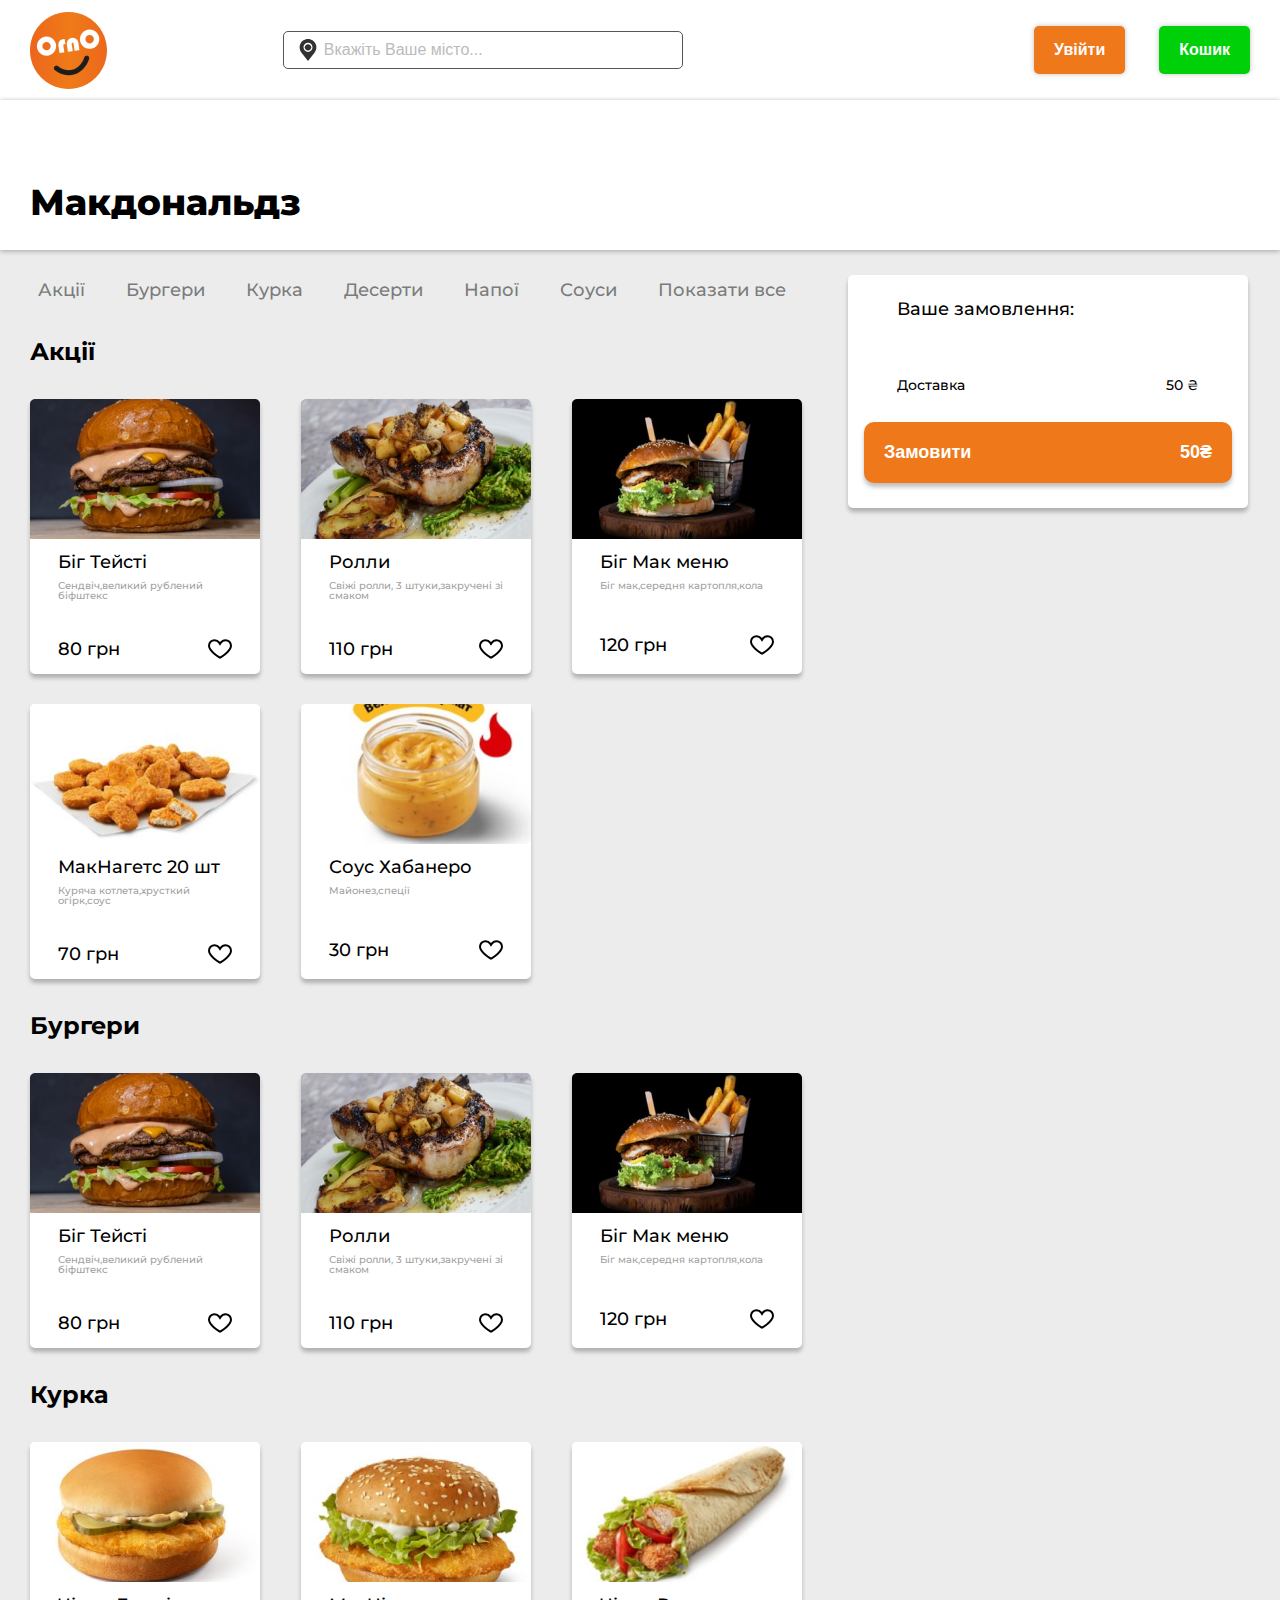
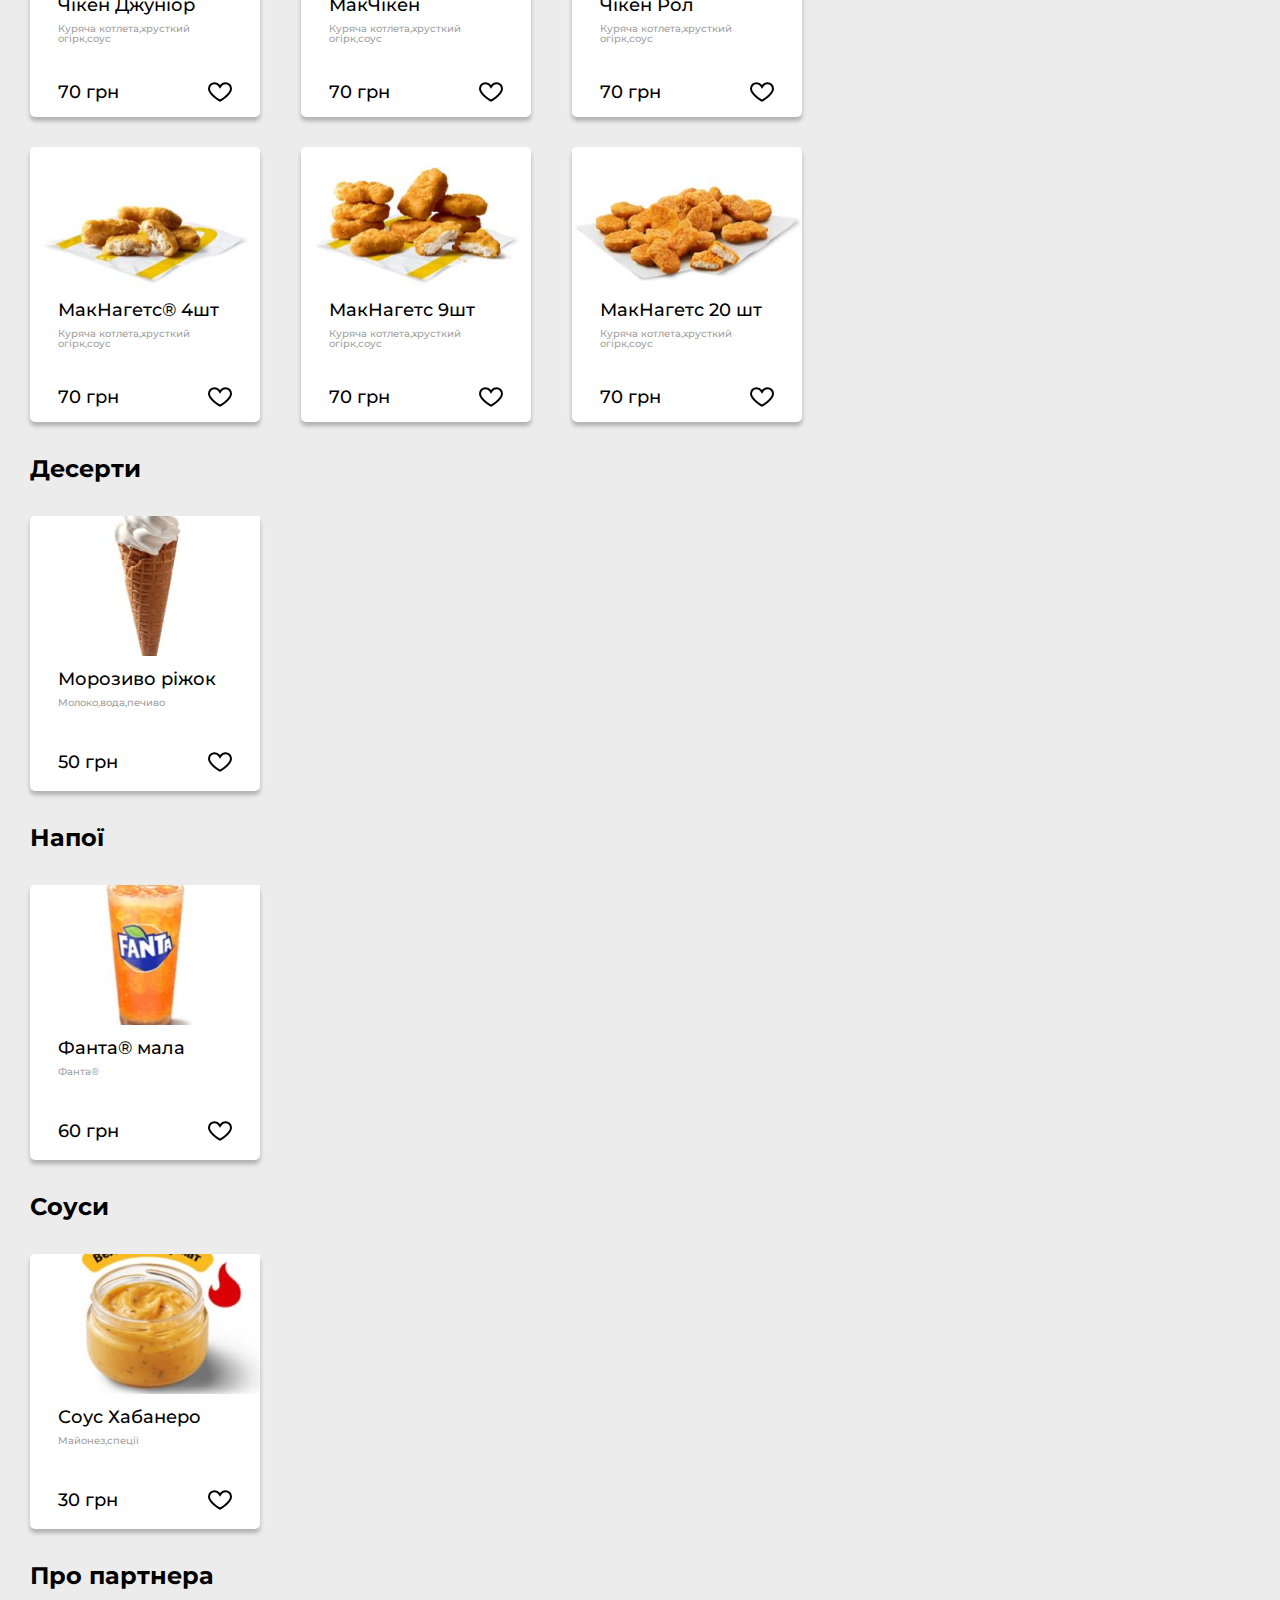
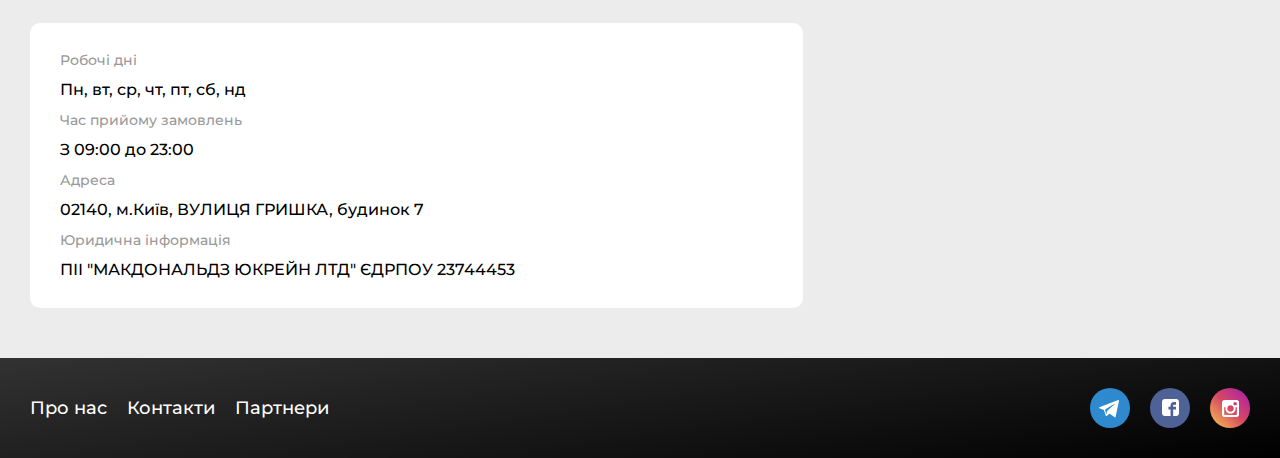
<file: index.html>
<!DOCTYPE html>
<html lang="uk-UA">

<head>
  <meta charset="UTF-8">
  <meta name="viewport" content="width=device-width, initial-scale=1.0">
  <title>Макдональдз</title>
  <link rel="stylesheet" href="css/style.css">
  <script src="js/scripts.js"></script>
  <script src="js/scroll.js"></script>
  <script src="js/shopping.js"></script>
</head>

<body onscroll="scrollCheck()" onload="loadItems()">
  <div class="wrapper">
    <header class="header">
      <div class="header__upper">
        <div class="header__upper__container">
          <a href="" class="header__upper__logo"><img src="images/logo.png" alt="logo"></a>
          <form action="" class="header__upper__form nosubmit">
            <input type="search" name="" list="#cities" id="#form__location"
              class="header__upper__form__location nosubmit" placeholder="Вкажіть Ваше місто..." onkeyup="getCities()"
              onchange="changeLocation()">
            <datalist id="#cities">
            </datalist>
          </form>
          <div class="header__upper__location" id="#location"></div>
          <div class="header__upper__menu">
            <button class="header__upper__menu__join__btn">Увійти</button>
            <button class="header__upper__menu__cart__btn">Кошик</button>
          </div>
        </div>
      </div>
      <div class="header__lower">
        <div class="header__lower__container">
          <div class="header__lower__title">Макдональдз</div>
        </div>
      </div>
    </header>

    <main class="page">
      <div class="page__container">
        <div class="page__left">
          <a onclick="returnToTop()" id="#return-to-top" class="return-to-top"><img src="images/svg/arrow-up.svg"
              alt="arrow-up"></a>

          <nav class="page__left__menu menu">
            <ul class="menu__list">
              <li class="menu__item">
                <a class="menu__link" onclick="showOnly(ItemTypes.sales)">Акції</a>
              </li>
              <li class="menu__item" onclick="showOnly(ItemTypes.burgers)">
                <a class="menu__link">Бургери</a>
              </li>
              <li class="menu__item" onclick="showOnly(ItemTypes.chicken)">
                <a class="menu__link">Курка</a>
              </li>
              <li class="menu__item" onclick="showOnly(ItemTypes.desserts)">
                <a class="menu__link">Десерти</a>
              </li>
              <li class="menu__item" onclick="showOnly(ItemTypes.drinks)">
                <a class="menu__link">Напої</a>
              </li>
              <li class="menu__item" onclick="showOnly(ItemTypes.sauces)">
                <a class="menu__link">Соуси</a>
              </li>
              <li class="menu__item" onclick="showOnly()">
                <a class="menu__link">Показати все</a>
              </li>
            </ul>
          </nav>

          <div class="sales" id="#sales">
            <div class="sales__title">Акції</div>
            <div class="sales__subcontainer" id="#sales__subcontainer">
            </div>
          </div>

          <div class="burgers" id="#burgers">
            <div class="sales__title">Бургери</div>
            <div class="burgers__subcontainer" id="#burgers__subcontainer">
            </div>
          </div>

          <div class="chicken" id="#chicken">
            <div class="sales__title">Курка</div>
            <div class="chicken__subcontainer" id="#chicken__subcontainer">
            </div>
          </div>

          <div class="desserts" id="#desserts">
            <div class="sales__title">Десерти</div>
            <div class="desserts__subcontainer" id="#desserts__subcontainer">
            </div>
          </div>

          <div class="drinks" id="#drinks">
            <div class="sales__title">Напої</div>
            <div class="drinks__subcontainer" id="#drinks__subcontainer">
            </div>
          </div>

          <div class="sauces" id="#sauces">
            <div class="sales__title">Соуси</div>
            <div class="sauces__subcontainer" id="#sauces__subcontainer">
            </div>
          </div>

          <div class="partner">
            <div class="sales__title">Про партнера</div>
            <div class="partner__info">
              <div class="partner__info__title">Робочі дні</div>
              <div class="partner__info__value">Пн, вт, ср, чт, пт, сб, нд</div>
              <div class="partner__info__title">Час прийому замовлень</div>
              <div class="partner__info__value">З 09:00 до 23:00</div>
              <div class="partner__info__title">Адреса</div>
              <div class="partner__info__value">02140, м.Київ, ВУЛИЦЯ ГРИШКА, будинок 7</div>
              <div class="partner__info__title">Юридична інформація</div>
              <div class="partner__info__value">ПІІ "МАКДОНАЛЬДЗ ЮКРЕЙН ЛТД" ЄДРПОУ 23744453</div>
            </div>
          </div>
        </div>

        <div class="page__right">
          <div class="cart">
            <div class="cart__inner">
              <div class="cart__title">Ваше замовлення:</div>
              <div class="cart__box" id="#cart__box">
              </div>
              <div class="cart__delivery">
                <div>Доставка</div>
                <div>50 ₴</div>
              </div>
            </div>
            <div>
              <button class="cart__order__btn">
                <div>Замовити</div>
                <div><span id="#summary">50</span>₴</div>
              </button>
            </div>
          </div>
        </div>
      </div>
    </main>

    <footer class="footer">
      <div class="footer__container">
        <nav class="footer__menu menu">
          <ul class="footer__menu__list">
            <li class="footer__menu__item">
              <a href="" class="footer__menu__link">Про нас</a>
            </li>
            <li class="footer__menu__item">
              <a href="" class="footer__menu__link">Контакти</a>
            </li>
            <li class="footer__menu__item">
              <a href="" class="footer__menu__link">Партнери</a>
            </li>
          </ul>
        </nav>
        <nav class="footer__menu menu">
          <ul class="footer__menu__list">
            <li class="footer__menu__item">
              <a href="https://www.telegram.org"><img src="images/svg/telegram.svg" alt="telegram"></a>
            </li>
            <li class="footer__menu__item">
              <a href="https://www.facebook.com"><img src="images/svg/facebook.svg" alt="facebook"></a>
            </li>
            <li class="footer__menu__item">
              <a href="https://www.instagram.com/"><img src="images/svg/instagram.svg" alt="instagram"></a>
            </li>
          </ul>
        </nav>
      </div>
    </footer>
  </div>
</body>

</html>
</file>
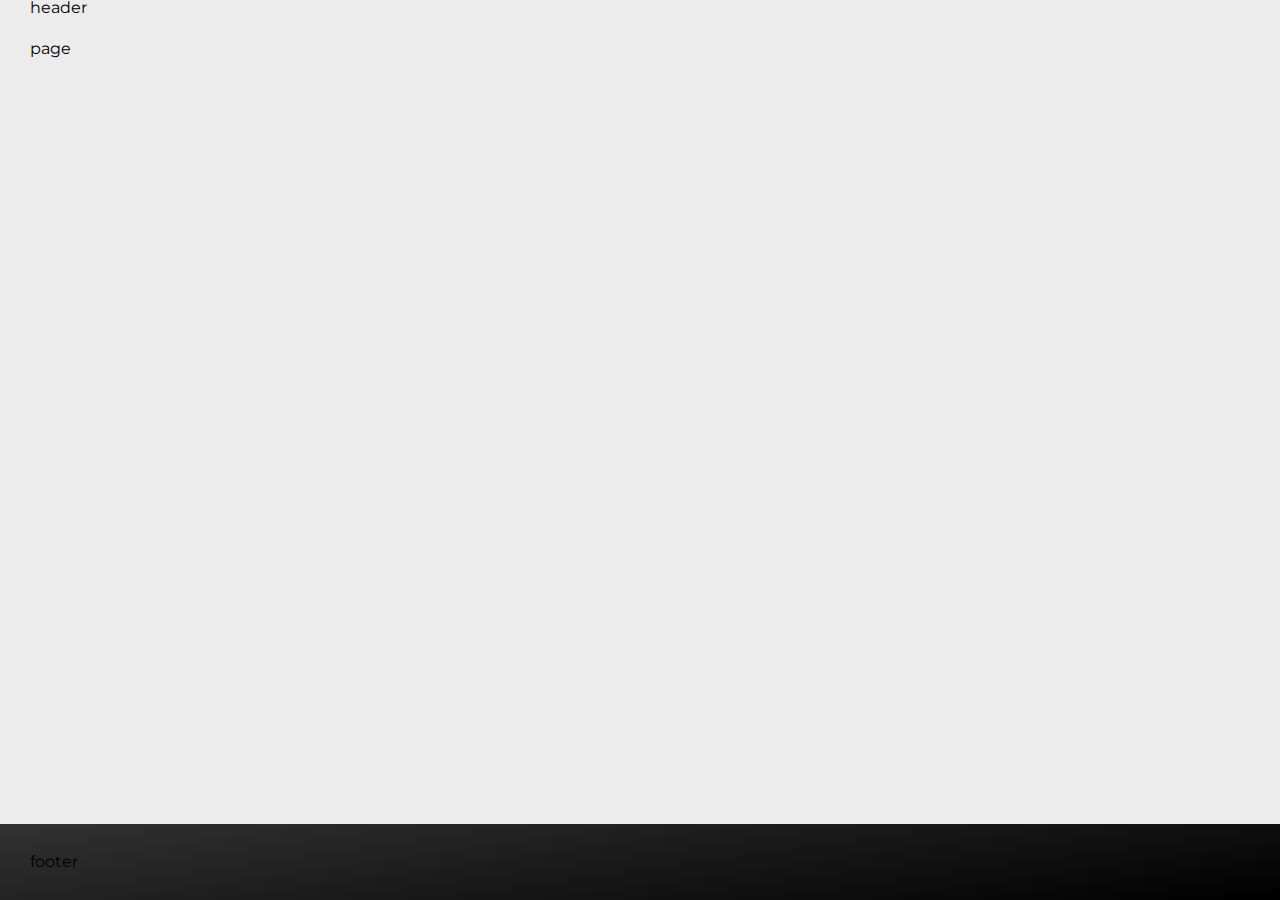
<file: inde.html>
<!DOCTYPE html>
<html lang="uk-UA">

<head>
  <meta charset="UTF-8">
  <meta name="viewport" content="width=device-width, initial-scale=1.0">
  <title>Макдональдз</title>
  <link rel="stylesheet" href="style.css">
</head>

<body>
  <div class="wrapper">
    <header class="header">
      <div class="header__container">
        header
      </div>
    </header>

    <main class="page">
      <div class="page__container">
        page
      </div>
    </main>

    <footer class="footer">
      <div class="footer__container">
        footer
      </div>
    </footer>
  </div>
</body>

</html>
</file>
<file: css/style.css>
@import url('https://fonts.googleapis.com/css2?family=Montserrat:wght@500;700;800&display=swap');
@import url('reset.css');

/* #region body*/
:root {
  --bg-color: #ECECEC;
  --header-upper-height: 100px;
  --header-lower-height: 150px;
}

body {
  line-height: 1;
  font-family: 'Montserrat', sans-serif;
  background-color: var(--bg-color);
  color: #000000;
}

.wrapper {
  min-height: 100%;
  overflow: hidden;
  display: flex;
  flex-direction: column;
}

.page {
  flex: 1 1 auto;
}

/* #endregion */

/* #region selectors */
[class*="__container"] {
  max-width: 1220px;
  margin: 0 auto;
}

[class*="__subcontainer"] {
  display: grid;
  grid-template-columns: 1fr 1fr 1fr;
  row-gap: 30px;
  column-gap: 40px;
}

[class*="__left"] {
  width: 773px;
}

[class*="__right"] {
  width: 400px;
}

[class*="__btn"] {
  background-color: #EF781A;
  color: #FFF;
  font-style: normal;
  font-weight: 700;
  line-height: normal;
  cursor: pointer;
}

@media (max-width: 1249.98px) {
  [class*="__container"] {
    max-width: 970px;
  }

  [class*="__subcontainer"] {
    grid-template-columns: 1fr 1fr;
  }

  [class*="__left"] {
    width: 500px;
  }
}

@media (max-width: 990.98px) {
  [class*="__container"] {
    max-width: 750px;
  }
}

@media (max-width: 767.98px) {
  [class*="__container"] {
    max-width: none;
    padding: 0 15px;
  }

  [class*="__subcontainer"] {
    grid-template-columns: 1fr;
  }

  [class*="__left"] {
    width: 230px;
  }
}

/* #endregion */

/* #region headder */
.header {}

.header__upper {
  background-color: #FFFFFF;
}

.header__upper__container {
  display: flex;
  justify-content: space-between;
  align-items: center;
  min-height: var(--header-upper-height);
  padding: 10px inherit;
}

.header__upper__logo {}

/* #region location */
.header__upper__form {
  color: #555;
  display: flex;
  padding: 2px;
  border: 1px solid currentColor;
  border-radius: 5px;
}

.header__upper__form__location {
  border: none;
  background: transparent;
  min-width: 400px;
  margin: 0;
  padding: 7px 8px;
  border: 1px solid transparent;
  border-radius: inherit;
  color: #A1A1A1;
  font-size: 16px;
  font-weight: 500;
}

@media (max-width: 990.98px) {
  .header__upper__form__location {
    min-width: 300px;
  }
}

@media (max-width: 767.98px) {
  .header__upper__form__location {
    min-width: 200px;
  }
}

.header__upper__form__location::placeholder {
  color: #bbb;
}

.header__upper__form__location:focus {
  box-shadow: 0 0 3px 0 #1183d6;
  border-color: #1183d6;
  outline: none;
}

form.nosubmit {
  border: none;
  padding: 0;
}

input.nosubmit {
  width: 260px;
  border: 1px solid #555;
  display: block;
  padding: 9px 4px 9px 40px;
  background: transparent url("../images/svg/location.svg") no-repeat 13px center;
}

/* #endregion */

.header__upper__location {
  font-weight: 800;
}

.header__upper__menu {}


.header__upper__menu__join__btn,
.header__upper__menu__cart__btn {
  font-size: 16px;
  display: inline-flex;
  padding: 15px 20px;
  flex-direction: column;
  align-items: flex-start;
  border-radius: 5px;
  box-shadow: 0px 0px 5px 0px rgba(0, 0, 0, 0.25);
}

.header__upper__menu__join__btn {
  margin-right: 30px;
}

.header__upper__menu__cart__btn {
  background-color: #00D008;
}

.header__lower {
  background-color: #FFFFFF;
  box-shadow: 0px 1px 5px #a5a4a4;
}

.header__lower__container {
  min-height: var(--header-lower-height);
  display: flex;
  align-items: end;
}

.header__lower__title {
  font-size: 36px;
  font-weight: 800;
  padding-bottom: 30px;
}

/* #endregion */

/* #region page */
.page {}

.page__container {
  padding-top: 25px;
  display: flex;
  gap: 45px;
  margin-bottom: 50px;
}

/* #endregion */

/* #region page left */
.page__left {
  display: flex;
  flex-direction: column;
  gap: 35px;
}

/* #region menu */
.page__left__menu {}

.menu {}

.menu__list {
  display: flex;
  gap: 25px;
}

@media (max-width: 1249.98px) {
  .menu__list {
    display: grid;
    grid-template-columns: 1fr 1fr 1fr 1fr;
  }
}

@media (max-width: 990.98px) {
  .menu__list {
    grid-template-columns: 1fr 1fr 1fr;
  }
}

@media (max-width: 767.98px) {
  .menu__list {
    grid-template-columns: 1fr 1fr;
  }
}

.menu__item {
  color: #7B7B7B;
  padding: 6px 8px;
  align-items: center;
  border-radius: 10px;
}

.menu__item:hover {
  color: #000000;
  background: #C4C4C4;
}

.menu__link {
  color: inherit;
  font-size: 18px;
  font-weight: 500;
}

/* #endregion */

/* #region sales */
.sales {}

.sales__title {
  color: #000;
  font-size: 24px;
  font-weight: 700;
  margin-bottom: 35px;
}

.sales__subcontainer {}

.sales__box {
  width: 230px;
  height: 275px;
  flex-shrink: 0;
  border-radius: 5px;
  background-color: #FFF;
  box-shadow: 0px 4px 4px 0px rgba(0, 0, 0, 0.25);
  display: flex;
  flex-direction: column;
  flex: 1 1 auto;
}

.sales__description {
  padding: 14px 28px 12px 28px;
  display: flex;
  flex-direction: column;
  flex: 1 1 auto;
}

.sales__description__title {
  color: #000;
  font-size: 18px;
  font-weight: 500;
  margin-bottom: 10px;
}

.sales__description__ingredients {
  color: #A1A1A1;
  font-size: 10px;
  font-weight: 500;
  flex: 1 1 auto;
  margin-bottom: 30px;
}

.sales__description__footer {
  display: flex;
  justify-content: space-between;
  align-items: center;
}

.sales__description__price {
  color: #000;
  font-size: 18px;
  font-weight: 500;
  height: 35px;
  display: flex;
  align-items: center;
}

.sales__description__price button {
  display: none;
}

.sales__description__price:hover p {
  display: none;
}

.sales__description__price:hover button {
  display: inline;
}

.sales__description__heart {
  cursor: pointer;
}

.sales__description__btn {
  width: 113px;
  height: 35px;
  flex-shrink: 0;
  border-radius: 10px;
}

/* #endregion */

/* #region partner */
.partner__info {
  display: flex;
  flex-direction: column;
  align-items: flex-start;
  width: 100%;
  padding: 30px;
  gap: 15px;
  border-radius: 10px;
  background: #FFF;
}

.partner__info__title {
  color: #999;
  font-size: 14px;
  font-weight: 500;
}

.partner__info__value {
  color: #000;
  font-size: 16px;
  font-weight: 500;
}

/* #endregion */

/* #endregion */

/* #region page right */
.page__right {}

.cart {
  width: 100%;
  flex-shrink: 0;
  border-radius: 5px;
  background: #FFF;
  box-shadow: 0px 4px 4px 0px rgba(0, 0, 0, 0.25);
  padding: 25px 16px;
}

.cart__inner {
  padding: 0 33px;
  display: flex;
  flex-direction: column;
  gap: 30px;
  margin-bottom: 30px;
}

.cart__title {
  color: #000;
  font-size: 18px;
  font-weight: 500;
}

.cart__box {
  display: flex;
  flex-direction: column;
  gap: 20px
}

.cart__box__item {
  display: flex;
  justify-content: space-between;
  border-bottom: 1px solid #DCDCDC;
}

@media (max-width: 990.98px) {
  .cart__box__item {
    flex-direction: column;
    align-items: center;
    gap: 5px;
  }
}

@media (max-width: 767.98px) {
  .cart__box__item {
    flex-direction: row;
    align-items: start;
  }
}

.cart__box__item__title {
  color: #000;
  font-size: 14px;
  font-weight: 500;
  margin-bottom: 4px;
}

.cart__box__item__ingredients {
  color: #979797;
  font-size: 12px;
  font-weight: 500;
  line-height: 17px;
  max-width: 100px;
}

.cart__box__item__ingredients li {
  list-style: inside;
}


.plus__btn,
.minus__btn {
  width: 28px;
  height: 28px;
  flex-shrink: 0;
  border-radius: 50%;
}

.count {
  color: #000;
  font-size: 18px;
  font-weight: 500;
}

.amount {
  color: #000;
  font-size: 14px;
  font-weight: 500;
}

.cart__delivery {
  display: flex;
  justify-content: space-between;

  color: #000;
  font-size: 14px;
  font-weight: 500;
}

.cart__order__btn {
  width: 100%;
  display: inline-flex;
  padding: 20px;
  align-items: center;
  justify-content: space-between;
  border-radius: 10px;
  box-shadow: 0px 4px 4px 0px rgba(0, 0, 0, 0.25);

  font-size: 18px;
  font-weight: 700;
}

.summary {}

/* #endregion */

.return-to-top {
  position: fixed;
  bottom: 20px;
  left: 0;
  width: 50px;
  height: 50px;
  display: none;
}

/* #region footer */
.footer {
  flex-shrink: 0;
  background: linear-gradient(172deg, #323232 0%, #000 100%);
}

.footer__container {
  display: flex;
  justify-content: space-between;
  align-items: center;
  padding: 30px 0;
}

.footer__menu {}

.footer__menu__list {
  display: flex;
  gap: 20px
}

.footer__menu__item {}

.footer__menu__link {
  color: #FFF;
  font-size: 18px;
  font-weight: 500;
}

.footer__menu__link:hover {
  color: #DCDCDC;
}

/* #endregion */
</file>
<file: style.css>
@import url('https://fonts.googleapis.com/css2?family=Montserrat:wght@500;700;800&display=swap');
@import url('reset.css');

/* #region body*/
:root {
  --bg-color: #ECECEC;
  --header-upper-height: 100px;
  --header-lower-height: 150px;
}

body {
  line-height: 1;
  font-family: 'Montserrat', sans-serif;
  background-color: var(--bg-color);
  color: #000000;
}

.wrapper {
  min-height: 100%;
  overflow: hidden;
  display: flex;
  flex-direction: column;
}

.page {
  flex: 1 1 auto;
}

/* #endregion */

/* #region selectors */
[class*="__container"] {
  max-width: 1220px;
  margin: 0 auto;
}

[class*="__subcontainer"] {
  display: grid;
  grid-template-columns: 1fr 1fr 1fr;
  row-gap: 30px;
  column-gap: 40px;
}

[class*="__left"] {
  width: 773px;
}

[class*="__right"] {
  width: 400px;
}

[class*="__btn"] {
  background-color: #EF781A;
  color: #FFF;
  font-style: normal;
  font-weight: 700;
  line-height: normal;
  cursor: pointer;
}

@media (max-width: 1249.98px) {
  [class*="__container"] {
    max-width: 970px;
  }

  [class*="__subcontainer"] {
    grid-template-columns: 1fr 1fr;
  }

  [class*="__left"] {
    width: 500px;
  }
}

@media (max-width: 990.98px) {
  [class*="__container"] {
    max-width: 750px;
  }

  [class*="__right"] {
    width: 200px;
  }
}

@media (max-width: 767.98px) {
  [class*="__container"] {
    max-width: none;
    padding: 0 15px;
  }

  [class*="__subcontainer"] {
    grid-template-columns: 1fr;
  }

  [class*="__left"] {
    width: 230px;
  }
}

/* #endregion */

/* #region headder */
.header {}

.header__upper {
  background-color: #FFFFFF;
}

.header__upper__container {
  display: flex;
  justify-content: space-between;
  align-items: center;
  min-height: var(--header-upper-height);
  padding: 10px inherit;
}

.header__upper__logo {}

/* #region location */
.header__upper__form {
  color: #555;
  display: flex;
  padding: 2px;
  border: 1px solid currentColor;
  border-radius: 5px;
}

.header__upper__form__location {
  border: none;
  background: transparent;
  min-width: 500px;
  margin: 0;
  padding: 7px 8px;
  border: 1px solid transparent;
  border-radius: inherit;
  color: #A1A1A1;
  font-size: 16px;
  font-weight: 500;
}

.header__upper__form__location::placeholder {
  color: #bbb;
}

.header__upper__form__location:focus {
  box-shadow: 0 0 3px 0 #1183d6;
  border-color: #1183d6;
  outline: none;
}

form.nosubmit {
  border: none;
  padding: 0;
}

input.nosubmit {
  width: 260px;
  border: 1px solid #555;
  display: block;
  padding: 9px 4px 9px 40px;
  background: transparent url("images/svg/location.svg") no-repeat 13px center;
}

/* #endregion */

.header__upper__location {
  font-weight: 800;
}

.header__upper__menu {}


.header__upper__menu__join__btn,
.header__upper__menu__cart__btn {
  font-size: 16px;
  display: inline-flex;
  padding: 15px 20px;
  flex-direction: column;
  align-items: flex-start;
  border-radius: 5px;
  box-shadow: 0px 0px 5px 0px rgba(0, 0, 0, 0.25);
}

.header__upper__menu__join__btn {
  margin-right: 30px;
}

.header__upper__menu__cart__btn {
  background-color: #00D008;
}

.header__lower {
  background-color: #FFFFFF;
  box-shadow: 0px 1px 5px #a5a4a4;
}

.header__lower__container {
  min-height: var(--header-lower-height);
  display: flex;
  align-items: end;
}

.header__lower__title {
  font-size: 36px;
  font-weight: 800;
  padding-bottom: 30px;
}

/* #endregion */

/* #region page */
.page {}

.page__container {
  padding-top: 25px;
  display: flex;
  gap: 45px;
  margin-bottom: 50px;
}

/* #endregion */

/* #region page left */
.page__left {
  display: flex;
  flex-direction: column;
  gap: 35px;
}

/* #region menu */
.page__left__menu {
  margin-bottom: 30px;
}

.menu {}

.menu__list {
  display: flex;
  gap: 33px;
}

.menu__item {
  color: #7B7B7B;
  padding: 6px 8px;
  align-items: center;
  border-radius: 10px;
}

.menu__item:hover {
  color: #000000;
  background: #C4C4C4;
}

.menu__link {
  color: inherit;
  font-size: 18px;
  font-weight: 500;
}

/* #endregion */

/* #region sales */
.sales {}

.sales__title {
  color: #000;
  font-size: 24px;
  font-weight: 700;
  margin-bottom: 35px;
}

.sales__subcontainer {}

.sales__box {
  width: 230px;
  height: 275px;
  flex-shrink: 0;
  border-radius: 5px;
  background-color: #FFF;
  box-shadow: 0px 4px 4px 0px rgba(0, 0, 0, 0.25);
  display: flex;
  flex-direction: column;
  flex: 1 1 auto;
}

.sales__img {}

.sales__description {
  padding: 14px 28px 12px 28px;
  display: flex;
  flex-direction: column;
  flex: 1 1 auto;
}

.sales__description__title {
  color: #000;
  font-size: 18px;
  font-weight: 500;
  margin-bottom: 10px;
}

.sales__description__ingredients {
  color: #A1A1A1;
  font-size: 10px;
  font-weight: 500;
  flex: 1 1 auto;
  margin-bottom: 30px;
}

.sales__description__footer {
  display: flex;
  justify-content: space-between;
  align-items: center;
}

.sales__description__price {
  color: #000;
  font-size: 18px;
  font-weight: 500;
}

.sales__description__heart {}

.sales__description__btn {
  width: 113px;
  height: 35px;
  flex-shrink: 0;
  border-radius: 10px;
}

/* #endregion */

/* #region partner */
.partner__info {
  display: flex;
  flex-direction: column;
  align-items: flex-start;
  width: 100%;
  padding: 30px;
  gap: 15px;
  border-radius: 10px;
  background: #FFF;
}

.partner__info__title {
  color: #999;
  font-size: 14px;
  font-weight: 500;
}

.partner__info__value {
  color: #000;
  font-size: 16px;
  font-weight: 500;
}

/* #endregion */

/* #endregion */

/* #region page right */
.page__right {}

.cart {
  width: 100%;
  flex-shrink: 0;
  border-radius: 5px;
  background: #FFF;
  box-shadow: 0px 4px 4px 0px rgba(0, 0, 0, 0.25);
  padding: 25px 16px;
}

.cart__inner {
  padding: 0 33px;
  display: flex;
  flex-direction: column;
  gap: 30px;
  margin-bottom: 30px;
}

.cart__title {
  color: #000;
  font-size: 18px;
  font-weight: 500;
}

.cart__box {
  display: flex;
  flex-direction: column;
}

.cart__box__item {
  display: flex;
  justify-content: space-between;
}

.cart__box__item__title {
  color: #000;
  font-size: 14px;
  font-weight: 500;
  margin-bottom: 4px;
}

.cart__box__item__ingredients {
  color: #979797;
  font-size: 12px;
  font-weight: 500;
}

.plus__btn,
.minus__btn {
  width: 28px;
  height: 28px;
  flex-shrink: 0;
  border-radius: 50%;
}

.count {
  color: #000;
  font-size: 18px;
  font-weight: 500;
}

.amount {
  color: #000;
  font-size: 14px;
  font-weight: 500;
}

.cart__delivery {
  display: flex;
  justify-content: space-between;

  color: #000;
  font-size: 14px;
  font-weight: 500;
}

.cart__order__btn {
  width: 100%;
  display: inline-flex;
  padding: 20px;
  align-items: center;
  justify-content: space-between;
  border-radius: 10px;
  box-shadow: 0px 4px 4px 0px rgba(0, 0, 0, 0.25);

  font-size: 18px;
  font-weight: 700;
}

.summary {}

/* #endregion */

/* #region footer */
.footer {
  flex-shrink: 0;
  background: linear-gradient(172deg, #323232 0%, #000 100%);
}

.footer__container {
  display: flex;
  justify-content: space-between;
  align-items: center;
  padding: 30px 0;
}

.footer__menu {}

.footer__menu__list {
  display: flex;
  gap: 20px
}

.footer__menu__item {}

.footer__menu__link {
  color: #FFF;
  font-size: 18px;
  font-weight: 500;
}

/* #endregion */
</file>
